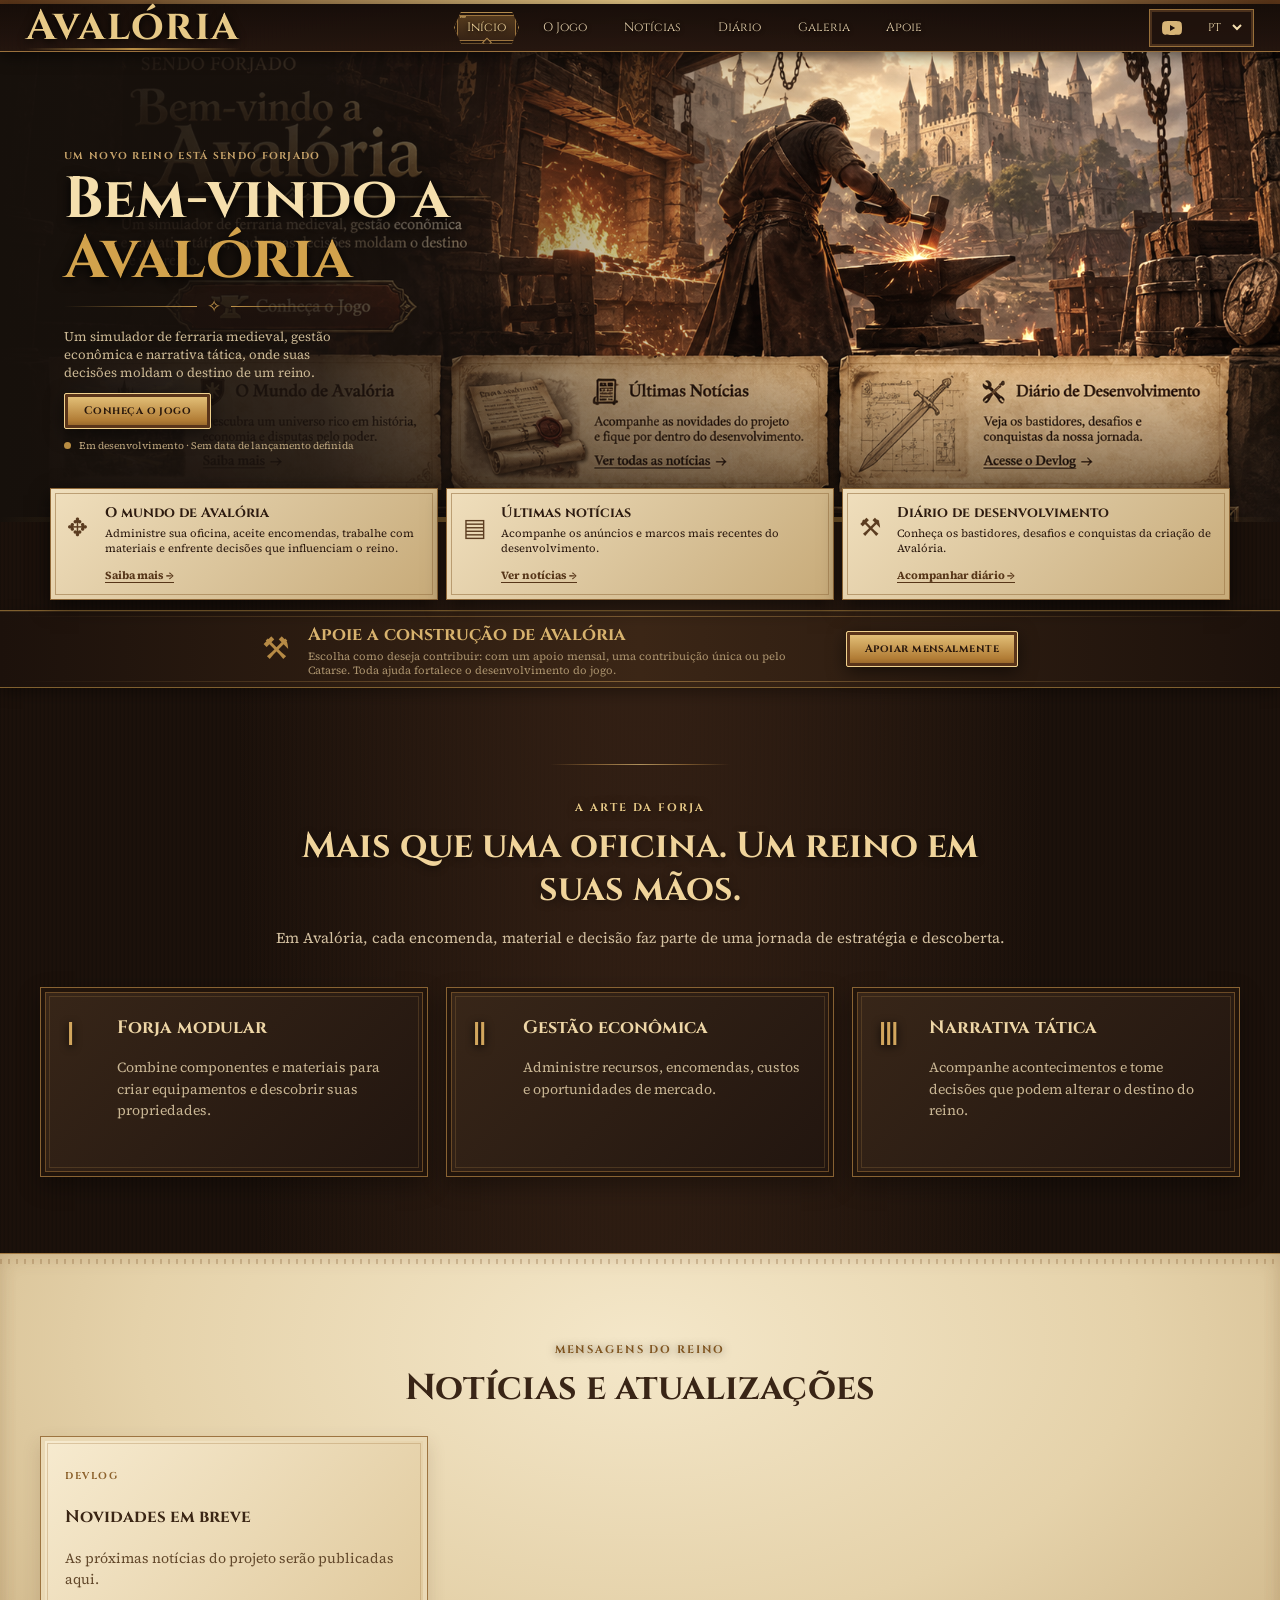
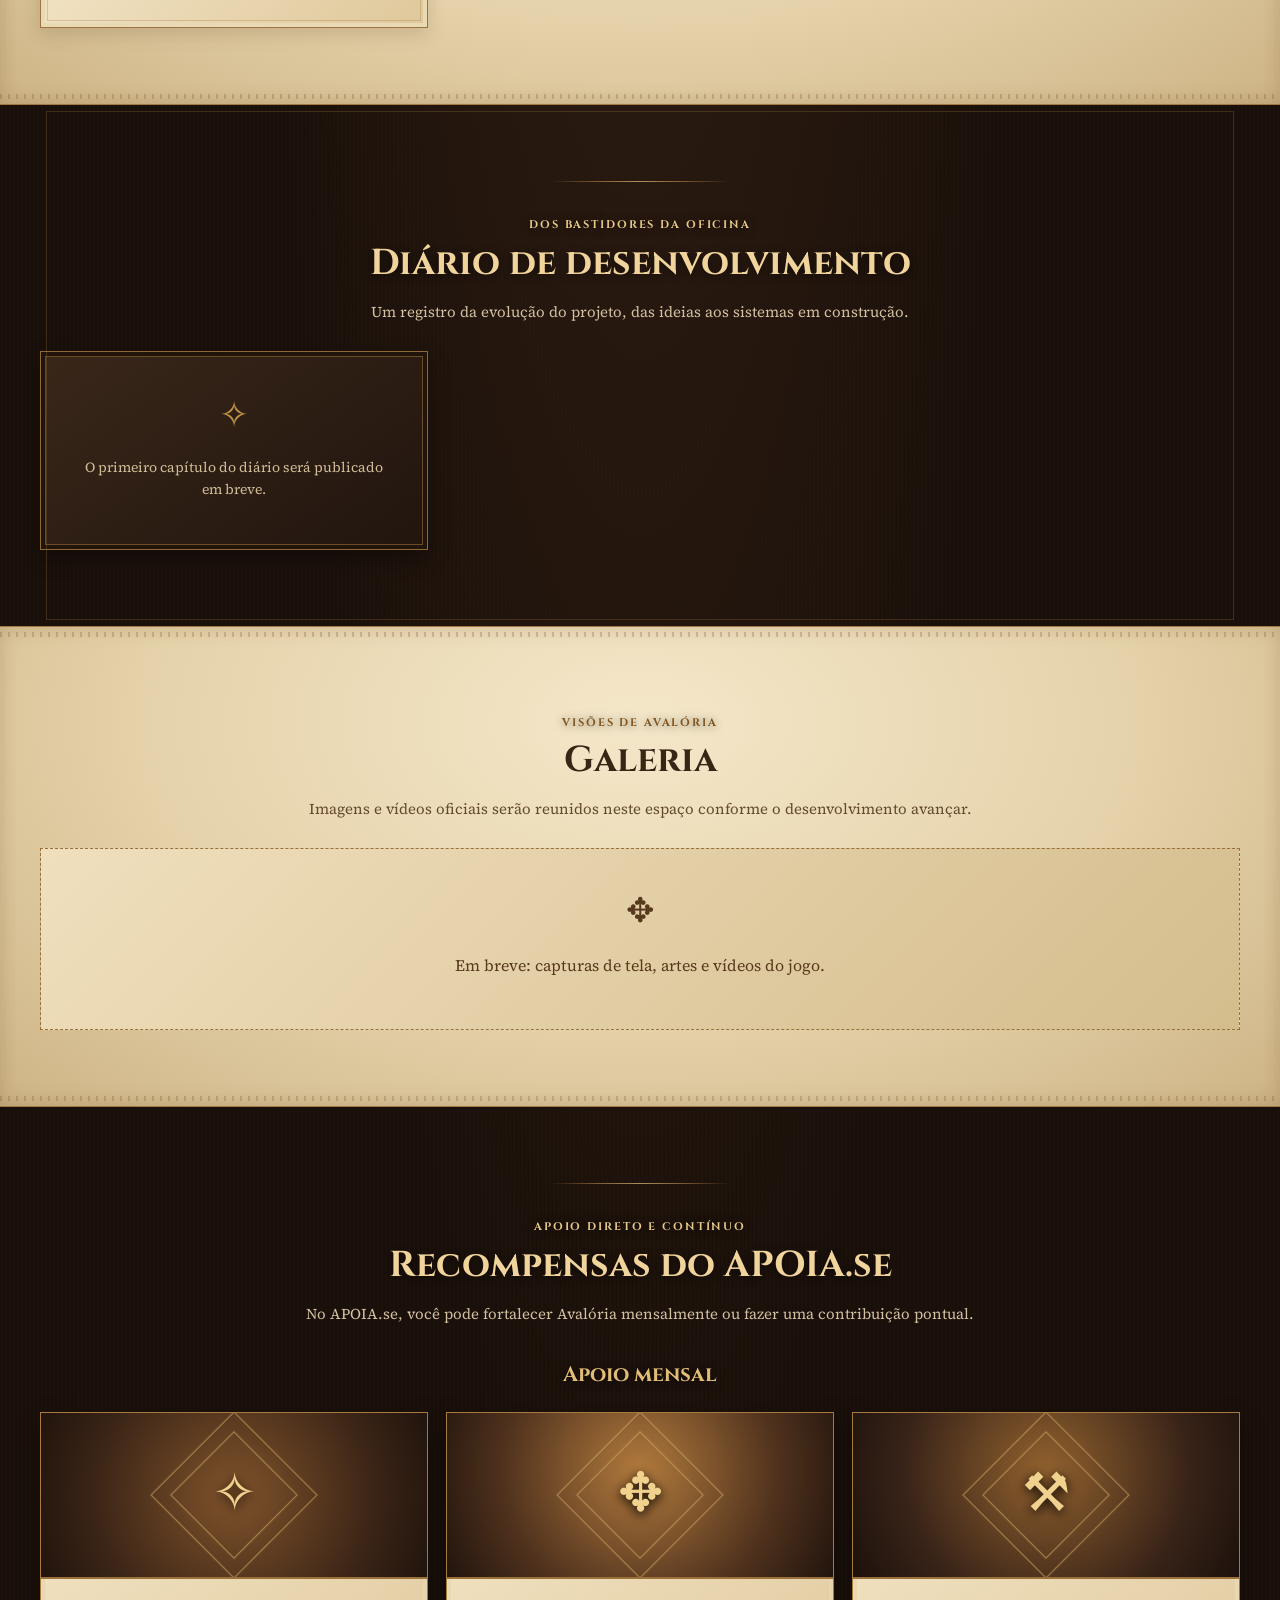
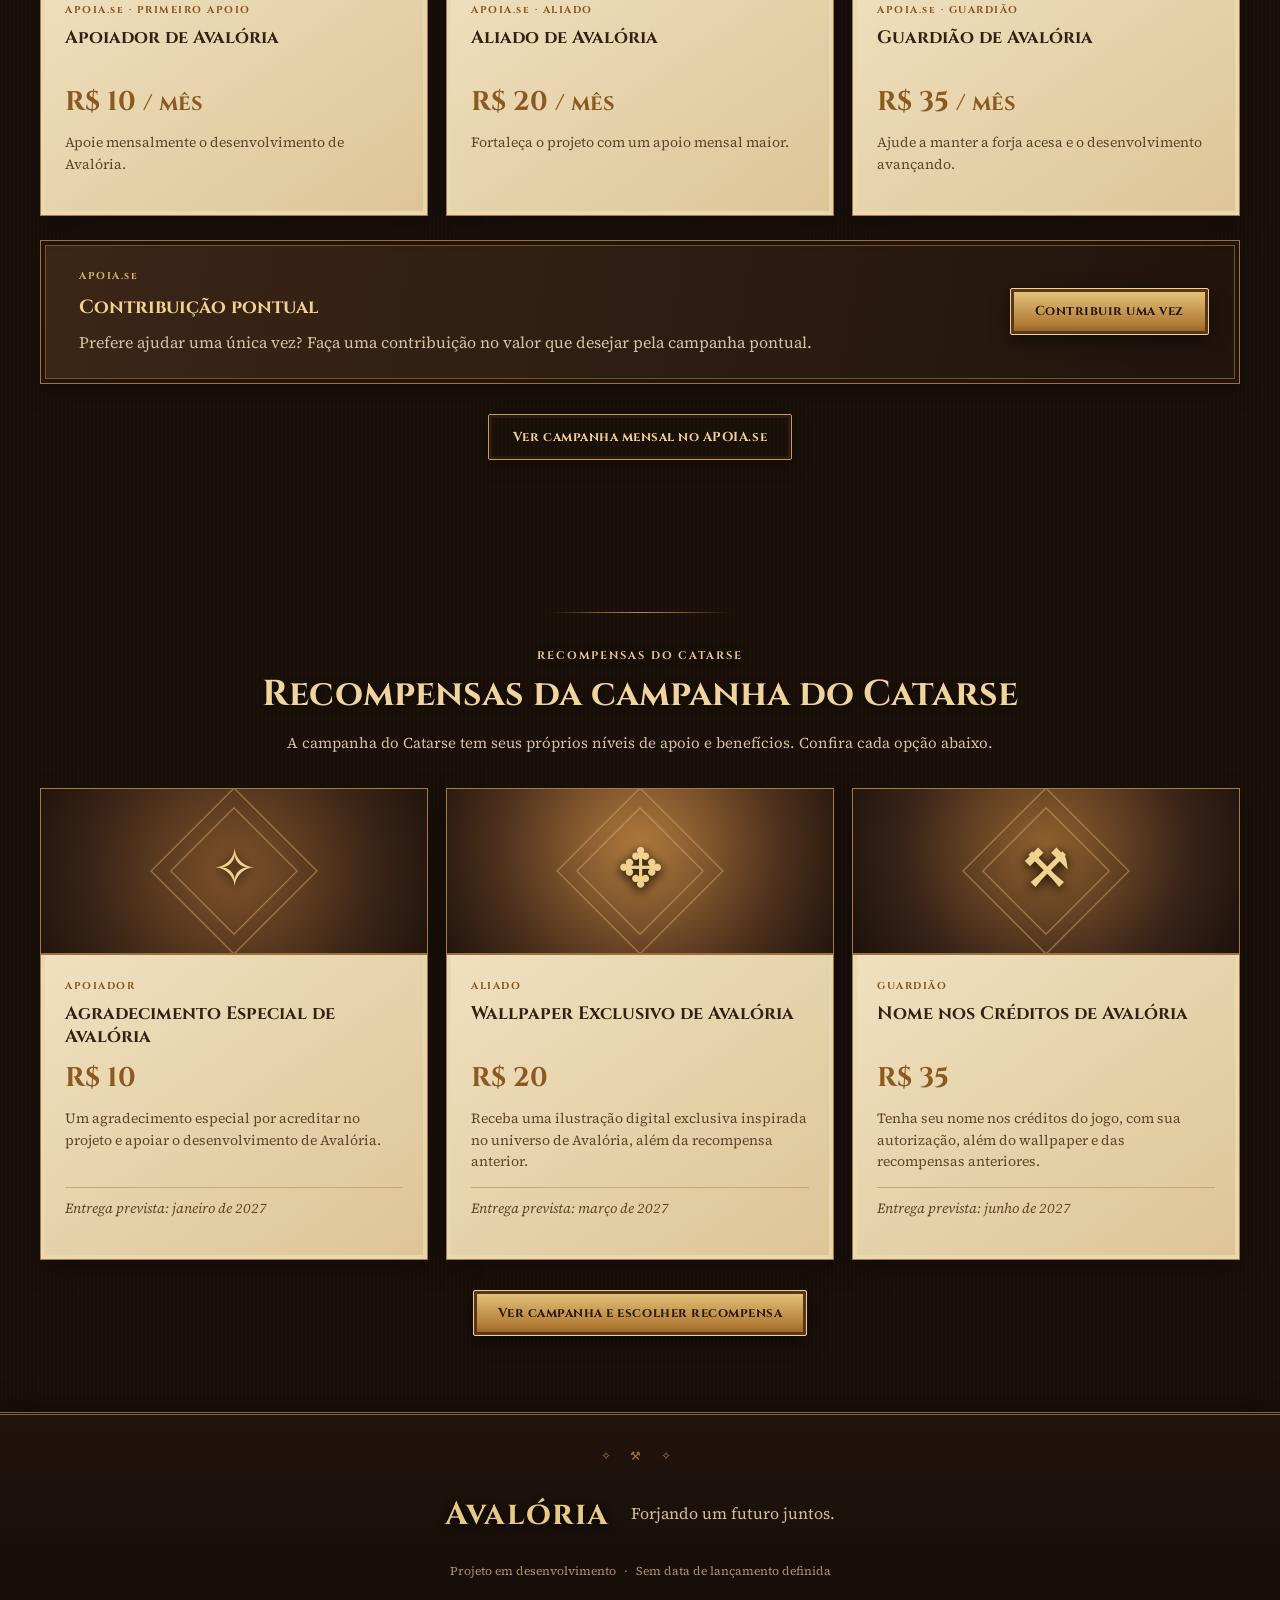
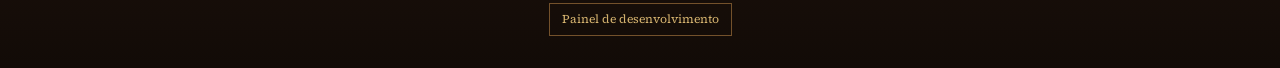
<file: index.html>
<!doctype html>
<html lang="pt-BR">
<head>
  <meta charset="utf-8">
  <meta name="viewport" content="width=device-width, initial-scale=1">
  <meta name="theme-color" content="#21160f">
  <meta name="description" content="Conheça Avalória: um jogo medieval de ferraria, gestão e estratégia, onde suas escolhas moldam o destino de um reino.">
  <meta name="author" content="Equipe Avalória">
  <meta name="robots" content="index, follow, max-image-preview:large">
  <link rel="canonical" href="https://avaloria-portal.pages.dev/">
  <link rel="icon" type="image/svg+xml" href="assets/images/favicon.svg">
  <meta property="og:type" content="website">
  <meta property="og:locale" content="pt_BR">
  <meta property="og:site_name" content="Avalória">
  <meta property="og:title" content="Avalória — Um novo reino está sendo forjado">
  <meta property="og:description" content="Um jogo medieval de ferraria, gestão e estratégia, onde suas escolhas moldam o destino de um reino.">
  <meta property="og:url" content="https://avaloria-portal.pages.dev/">
  <meta property="og:image" content="https://avaloria-portal.pages.dev/assets/images/hero-conceito.png">
  <meta name="twitter:card" content="summary_large_image">
  <meta name="twitter:title" content="Avalória — Um novo reino está sendo forjado">
  <meta name="twitter:description" content="Um jogo medieval de ferraria, gestão e estratégia, onde suas escolhas moldam o destino de um reino.">
  <meta name="twitter:image" content="https://avaloria-portal.pages.dev/assets/images/hero-conceito.png">
  <title>Avalória — Um novo reino está sendo forjado</title>
  <link rel="preconnect" href="https://fonts.googleapis.com">
  <link rel="preconnect" href="https://fonts.gstatic.com" crossorigin>
  <link href="https://fonts.googleapis.com/css2?family=Cinzel:wght@500;600;700&family=Source+Serif+4:wght@400;500;600&display=swap" rel="stylesheet">
  <link rel="stylesheet" href="assets/css/style.css">
</head>
<body>
  <div class="top-rule"></div>
  <header class="site-header">
    <a class="wordmark" href="#inicio" aria-label="Avalória - início">Avalória<span class="wordmark-rule"></span></a>
    <button class="menu-toggle" type="button" aria-label="Abrir menu" aria-controls="menu-principal" aria-expanded="false">☰</button>
    <nav class="main-nav" id="menu-principal" aria-label="Navegação principal">
      <a href="#inicio" data-i18n="nav.home">Início</a>
      <a href="#jogo" data-i18n="nav.game">O Jogo</a>
      <a href="#noticias" data-i18n="nav.news">Notícias</a>
      <a href="#devlog" data-i18n="nav.devlog">Diário</a>
      <a href="#galeria" data-i18n="nav.gallery">Galeria</a>
      <a href="#recompensas-apoia" data-i18n="nav.support">Apoie</a>
    </nav>
    <div class="header-actions">
      <a class="social-icon social-youtube" href="https://www.youtube.com/@AVALORIADEV" target="_blank" rel="noopener noreferrer" aria-label="Canal oficial de Avalória no YouTube" title="YouTube">
        <svg viewBox="0 0 24 24" aria-hidden="true" focusable="false"><path d="M23.5 6.2a3 3 0 0 0-2.1-2.1C19.5 3.6 12 3.6 12 3.6s-7.5 0-9.4.5A3 3 0 0 0 .5 6.2 31 31 0 0 0 0 12a31 31 0 0 0 .5 5.8 3 3 0 0 0 2.1 2.1c1.9.5 9.4.5 9.4.5s7.5 0 9.4-.5a3 3 0 0 0 2.1-2.1A31 31 0 0 0 24 12a31 31 0 0 0-.5-5.8ZM9.6 15.6V8.4l6.2 3.6-6.2 3.6Z"/></svg>
      </a>
      <label class="language-label" for="language" data-i18n="common.language">Idioma</label>
      <select id="language" aria-label="Selecionar idioma">
        <option value="pt">PT</option>
        <option value="en">EN</option>
      </select>
    </div>
  </header>

  <main>
    <section class="hero" id="inicio">
      <div class="hero-shade"></div>
      <div class="hero-copy">
        <p class="eyebrow" data-i18n="hero.eyebrow">UM NOVO REINO ESTÁ SENDO FORJADO</p>
        <h1 data-i18n="hero.title">Bem-vindo a <em>Avalória</em></h1>
        <div class="ornament"><span></span>✧<span></span></div>
        <p class="hero-description" data-i18n="hero.description">Um simulador de ferraria medieval, gestão econômica e narrativa tática, onde suas decisões moldam o destino de um reino.</p>
        <a class="button button-gold" href="#jogo" data-i18n="hero.cta">Conheça o jogo</a>
        <p class="status-note"><span class="status-dot"></span><span data-i18n="hero.status">Em desenvolvimento · Sem data de lançamento definida</span></p>
      </div>
      <div class="hero-art" role="img" aria-label="Ilustração conceitual de uma forja medieval"></div>
      <div class="hero-bottom"></div>
    </section>

    <section class="intro-grid section-wrap" id="jogo" aria-label="Acesso rápido">
      <article class="parchment-card">
        <span class="card-icon">✥</span>
        <h2 data-i18n="game.title">O mundo de Avalória</h2>
        <p data-i18n="game.text">Administre sua oficina, aceite encomendas, trabalhe com materiais e enfrente decisões que influenciam o reino.</p>
        <a href="#sobre" class="text-link" data-i18n="common.learn">Saiba mais →</a>
      </article>
      <article class="parchment-card">
        <span class="card-icon">▤</span>
        <h2 data-i18n="news.title">Últimas notícias</h2>
        <p data-i18n="news.text">Acompanhe os anúncios e marcos mais recentes do desenvolvimento.</p>
        <a href="#noticias" class="text-link" data-i18n="common.read">Ver notícias →</a>
      </article>
      <article class="parchment-card">
        <span class="card-icon">⚒</span>
        <h2 data-i18n="devlog.title">Diário de desenvolvimento</h2>
        <p data-i18n="devlog.text">Conheça os bastidores, desafios e conquistas da criação de Avalória.</p>
        <a href="#devlog" class="text-link" data-i18n="common.follow">Acompanhar diário →</a>
      </article>
    </section>

    <section class="support-banner section-wrap" id="apoie">
      <div class="support-mark" aria-hidden="true">⚒</div>
      <div class="support-copy">
        <h2 data-i18n="support.title">Apoie a construção de Avalória</h2>
        <p data-i18n="support.text">Ajude a dar vida ao projeto e receba recompensas exclusivas para apoiadores.</p>
      </div>
      <div class="support-actions">
        <a class="button button-gold" href="#recompensas-apoia" data-i18n="support.monthly">Quero apoiar</a>
      </div>
    </section>

    <section class="content-section section-wrap" id="sobre">
      <div class="section-heading">
        <p class="eyebrow" data-i18n="about.eyebrow">A ARTE DA FORJA</p>
        <h2 data-i18n="about.title">Mais que uma oficina. Um reino em suas mãos.</h2>
        <p data-i18n="about.lead">Em Avalória, cada encomenda, material e decisão faz parte de uma jornada de estratégia e descoberta.</p>
      </div>
      <div class="feature-grid">
        <article class="feature">
          <span>Ⅰ</span><h3 data-i18n="features.forgeTitle">Forja modular</h3>
          <p data-i18n="features.forgeText">Combine componentes e materiais para criar equipamentos e descobrir suas propriedades.</p>
        </article>
        <article class="feature">
          <span>Ⅱ</span><h3 data-i18n="features.economyTitle">Gestão econômica</h3>
          <p data-i18n="features.economyText">Administre recursos, encomendas, custos e oportunidades de mercado.</p>
        </article>
        <article class="feature">
          <span>Ⅲ</span><h3 data-i18n="features.storyTitle">Narrativa tática</h3>
          <p data-i18n="features.storyText">Acompanhe acontecimentos e tome decisões que podem alterar o destino do reino.</p>
        </article>
      </div>
    </section>

    <section class="content-section parchment-band" id="noticias">
      <div class="section-wrap">
        <div class="section-heading compact">
          <p class="eyebrow" data-i18n="news.eyebrow">MENSAGENS DO REINO</p>
          <h2 data-i18n="news.heading">Notícias e atualizações</h2>
        </div>
        <div class="post-grid" id="news-list">
          <article class="post-card"><span class="post-date">DEVLOG</span><h3 data-i18n="news.placeholderTitle">Novidades em breve</h3><p data-i18n="news.placeholderText">As próximas notícias do projeto serão publicadas aqui.</p></article>
        </div>
      </div>
    </section>

    <section class="content-section section-wrap" id="devlog">
      <div class="section-heading compact">
        <p class="eyebrow" data-i18n="devlog.eyebrow">DOS BASTIDORES DA OFICINA</p>
        <h2 data-i18n="devlog.heading">Diário de desenvolvimento</h2>
        <p data-i18n="devlog.intro">Um registro da evolução do projeto, das ideias aos sistemas em construção.</p>
      </div>
      <div class="post-grid" id="devlog-list">
        <article class="post-card devlog-placeholder">
          <span class="large-rune">✧</span>
          <p data-i18n="devlog.placeholder">O primeiro capítulo do diário será publicado em breve.</p>
        </article>
      </div>
    </section>

    <section class="content-section parchment-band" id="galeria">
      <div class="section-wrap">
        <div class="section-heading compact">
          <p class="eyebrow" data-i18n="gallery.eyebrow">VISÕES DE AVALÓRIA</p>
          <h2 data-i18n="gallery.heading">Galeria</h2>
          <p data-i18n="gallery.intro">Imagens e vídeos oficiais serão reunidos neste espaço conforme o desenvolvimento avançar.</p>
        </div>
        <div class="gallery-grid" id="gallery-list"><div class="gallery-placeholder"><span>✥</span><p data-i18n="gallery.placeholder">Em breve: capturas de tela, artes e vídeos do jogo.</p></div></div>
      </div>
    </section>

    <section class="content-section apoia-rewards section-wrap" id="recompensas-apoia">
      <div class="section-heading compact">
        <p class="eyebrow" data-i18n="apoia.eyebrow">APOIO DIRETO E CONTÍNUO</p>
        <h2 data-i18n="apoia.heading">Recompensas do APOIA.se</h2>
        <p data-i18n="apoia.intro">No APOIA.se, você pode fortalecer Avalória mensalmente ou fazer uma contribuição pontual.</p>
      </div>
      <h3 class="support-subheading" data-i18n="apoia.monthlyHeading">Apoio mensal</h3>
      <div class="reward-grid apoia-reward-grid">
        <article class="reward-card">
          <div class="reward-art reward-art-thanks" aria-hidden="true"><span>✧</span></div>
          <div class="reward-content">
            <p class="reward-level">APOIA.se · <span data-i18n="apoia.level1">PRIMEIRO APOIO</span></p>
            <h3 data-i18n="apoia.tier1">Apoiador de Avalória</h3>
            <p class="reward-price">R$ 10 <small data-i18n="apoia.perMonth">/ mês</small></p>
            <p data-i18n="apoia.tierText1">Apoie mensalmente o desenvolvimento de Avalória.</p>
          </div>
        </article>
        <article class="reward-card">
          <div class="reward-art reward-art-wallpaper" aria-hidden="true"><span>✥</span></div>
          <div class="reward-content">
            <p class="reward-level">APOIA.se · <span data-i18n="apoia.level2">ALIADO</span></p>
            <h3 data-i18n="apoia.tier2">Aliado de Avalória</h3>
            <p class="reward-price">R$ 20 <small data-i18n="apoia.perMonth">/ mês</small></p>
            <p data-i18n="apoia.tierText2">Fortaleça o projeto com um apoio mensal maior.</p>
          </div>
        </article>
        <article class="reward-card">
          <div class="reward-art reward-art-credits" aria-hidden="true"><span>⚒</span></div>
          <div class="reward-content">
            <p class="reward-level">APOIA.se · <span data-i18n="apoia.level3">GUARDIÃO</span></p>
            <h3 data-i18n="apoia.tier3">Guardião de Avalória</h3>
            <p class="reward-price">R$ 35 <small data-i18n="apoia.perMonth">/ mês</small></p>
            <p data-i18n="apoia.tierText3">Ajude a manter a forja acesa e o desenvolvimento avançando.</p>
          </div>
        </article>
      </div>
      <div class="apoia-onetime">
        <div>
          <p class="reward-level">APOIA.se</p>
          <h3 data-i18n="apoia.onceHeading">Contribuição pontual</h3>
          <p data-i18n="apoia.onceText">Prefere ajudar uma única vez? Faça uma contribuição no valor que desejar pela campanha pontual.</p>
        </div>
        <a class="button button-gold" href="https://apoia.se/avaloriapontual" target="_blank" rel="noopener noreferrer" data-i18n="apoia.onceCta">Contribuir uma vez</a>
      </div>
      <p class="rewards-cta"><a class="button button-outline" href="https://apoia.se/avaloria" target="_blank" rel="noopener noreferrer" data-i18n="apoia.monthlyCta">Ver campanha mensal no APOIA.se</a></p>
    </section>

    <section class="content-section support-rewards section-wrap" id="recompensas">
      <div class="section-heading compact">
        <p class="eyebrow" data-i18n="rewards.eyebrow">RECOMPENSAS DO CATARSE</p>
        <h2 data-i18n="rewards.heading">Recompensas da campanha do Catarse</h2>
        <p data-i18n="rewards.intro">A campanha do Catarse tem seus próprios níveis de apoio e benefícios. Confira cada opção abaixo.</p>
      </div>
      <div class="reward-grid">
        <article class="reward-card">
          <div class="reward-art reward-art-thanks" aria-hidden="true"><span>✧</span></div>
          <div class="reward-content">
            <p class="reward-level" data-i18n="rewards.level1">APOIADOR</p>
            <h3 data-i18n="rewards.thanksTitle">Agradecimento Especial de Avalória</h3>
            <p class="reward-price">R$ 10</p>
            <p data-i18n="rewards.thanksText">Receba nosso agradecimento especial por apoiar o desenvolvimento de Avalória.</p>
            <p class="reward-delivery" data-i18n="rewards.thanksDelivery">Benefícios conforme as condições da campanha</p>
          </div>
        </article>
        <article class="reward-card">
          <div class="reward-art reward-art-wallpaper" aria-hidden="true"><span>✥</span></div>
          <div class="reward-content">
            <p class="reward-level" data-i18n="rewards.level2">ALIADO</p>
            <h3 data-i18n="rewards.wallpaperTitle">Wallpaper Exclusivo de Avalória</h3>
            <p class="reward-price">R$ 20</p>
            <p data-i18n="rewards.wallpaperText">Inclui as recompensas anteriores, wallpaper digital exclusivo e atualizações especiais.</p>
            <p class="reward-delivery" data-i18n="rewards.wallpaperDelivery">Benefícios conforme as condições da campanha</p>
          </div>
        </article>
        <article class="reward-card">
          <div class="reward-art reward-art-credits" aria-hidden="true"><span>⚒</span></div>
          <div class="reward-content">
            <p class="reward-level" data-i18n="rewards.level3">GUARDIÃO</p>
            <h3 data-i18n="rewards.creditsTitle">Nome nos Créditos de Avalória</h3>
            <p class="reward-price">R$ 35</p>
            <p data-i18n="rewards.creditsText">Inclui as recompensas anteriores, arte digital exclusiva e nome nos créditos do jogo, com autorização.</p>
            <p class="reward-delivery" data-i18n="rewards.creditsDelivery">Benefícios conforme as condições da campanha</p>
          </div>
        </article>
      </div>
      <p class="rewards-cta"><a class="button button-gold" href="https://www.catarse.com.br/avaloria" target="_blank" rel="noopener noreferrer" data-i18n="rewards.cta">Ver campanha e escolher recompensa</a></p>
    </section>


  </main>

  <footer class="site-footer">
    <a class="footer-wordmark" href="#inicio">Avalória</a>
    <p data-i18n="footer.tagline">Forjando um futuro juntos.</p>
    <div class="footer-meta"><span data-i18n="footer.status">Projeto em desenvolvimento</span><span>·</span><span data-i18n="footer.release">Sem data de lançamento definida</span></div>
    <a class="footer-admin" href="admin/" data-i18n="footer.admin">Painel de desenvolvimento</a>
  </footer>
  <script src="assets/js/i18n.js"></script>
  <script src="assets/js/main.js"></script>
</body>
</html>
</file>
<file: assets/css/style.css>
*{box-sizing:border-box} :root{--wood:#21160f;--wood2:#382318;--gold:#c79a4b;--gold-light:#f0d18d;--paper:#e8d5ad;--paper-light:#f4e8cb;--ink:#2d1b10;--muted:#b9a17b} html{scroll-behavior:smooth} body{margin:0;background:#1c130e;color:#f3e4c2;font-family:"Source Serif 4",Georgia,serif;line-height:1.6} a{color:inherit}.top-rule{height:4px;background:linear-gradient(90deg,#5b3518,var(--gold-light),#5b3518)}.site-header{position:relative;z-index:5;min-height:86px;padding:12px clamp(20px,5vw,76px);display:flex;align-items:center;justify-content:space-between;gap:24px;background:linear-gradient(100deg,#170f0b,#392316 48%,#1a100b);border-bottom:1px solid #9a6d2d;box-shadow:0 6px 24px #0008}.wordmark,.footer-wordmark{font-family:Cinzel,serif;font-weight:700;color:var(--gold-light);font-size:clamp(28px,3vw,43px);text-decoration:none;letter-spacing:.04em;text-shadow:0 2px 10px #000}.wordmark-rule{display:block;height:2px;margin-top:-4px;background:linear-gradient(90deg,transparent,var(--gold),transparent)}.main-nav{display:flex;gap:clamp(12px,2.2vw,32px);align-items:center}.main-nav a,.admin-link{font-family:Cinzel,serif;font-size:13px;text-decoration:none;color:#f0dfbd;white-space:nowrap}.main-nav a:hover,.admin-link:hover{color:var(--gold-light)}.header-actions{display:flex;align-items:center;gap:9px}.language-label{font-size:11px;color:#c8b18a}.header-actions select{background:#2d1c12;color:#f5dfb0;border:1px solid #9d7438;padding:7px;border-radius:3px}.admin-link{border-left:1px solid #80602f;padding-left:12px}.menu-toggle{display:none;background:none;color:var(--gold-light);border:1px solid #9d7438;padding:8px 12px;font-size:20px}.hero{position:relative;min-height:590px;display:flex;align-items:center;overflow:hidden;background:radial-gradient(ellipse at 78% 42%,#a65a1c 0,#5b3018 23%,#24160f 62%,#160e09 100%)}.hero-art{position:absolute;inset:0 0 0 34%;background:linear-gradient(90deg,#1b110d 0%,#1b110d66 25%,transparent 60%),linear-gradient(0deg,#1c130e 0%,transparent 30%),url("../images/hero-conceito.png") center 44%/cover;opacity:.68;filter:sepia(.45) saturate(.85)}.hero-shade{position:absolute;inset:0;background:linear-gradient(90deg,#1a100b 0%,#1a100bdd 32%,transparent 75%)}.hero-copy{position:relative;z-index:2;width:min(600px,58%);margin-left:clamp(24px,9vw,140px);padding:70px 0}.eyebrow{font-family:Cinzel,serif;letter-spacing:.17em;color:var(--gold-light);font-size:11px;font-weight:700}.hero h1{font-family:Cinzel,serif;font-size:clamp(42px,6vw,76px);line-height:1.08;margin:14px 0;color:#f5dfad;text-shadow:0 3px 12px #000}.hero h1 em{display:block;font-style:normal;font-size:1.16em;color:#d6a84e}.ornament{display:flex;align-items:center;gap:10px;color:var(--gold);font-size:22px;max-width:420px}.ornament span{height:1px;flex:1;background:linear-gradient(90deg,transparent,var(--gold))}.ornament span:last-child{background:linear-gradient(90deg,var(--gold),transparent)}.hero-description{max-width:430px;font-size:18px;color:#e7d5b4}.button{display:inline-flex;align-items:center;justify-content:center;padding:12px 24px;text-decoration:none;font-family:Cinzel,serif;font-weight:700;font-size:13px;letter-spacing:.04em;border:1px solid #e6bd6d;box-shadow:inset 0 0 0 3px #5a351a,0 5px 18px #0008;transition:.2s}.button:hover{transform:translateY(-2px);filter:brightness(1.12)}.button-gold{background:linear-gradient(#e4bd70,#a8752d);color:#29180d}.status-note{font-size:12px;color:#d2bd99;margin-top:22px}.status-dot{display:inline-block;width:7px;height:7px;border-radius:50%;background:#b98d42;margin-right:8px}.hero-bottom{position:absolute;bottom:0;left:0;right:0;height:5px;background:linear-gradient(90deg,transparent,#b78a43,transparent)}.section-wrap{width:min(1200px,calc(100% - 44px));margin-inline:auto}.intro-grid{position:relative;z-index:3;margin-top:-42px;display:grid;grid-template-columns:repeat(3,1fr);gap:18px}.parchment-card{background:linear-gradient(135deg,#f0dfbb,#d4b987);color:var(--ink);padding:27px 25px 24px;border:1px solid #9c7138;box-shadow:0 10px 25px #0008;position:relative}.parchment-card:after{content:"";position:absolute;inset:5px;border:1px solid #a77d43;pointer-events:none;opacity:.6}.card-icon{font-size:27px;color:#82551f}.parchment-card h2{font-family:Cinzel,serif;font-size:19px;margin:7px 0}.parchment-card p{font-size:15px;margin:0 0 12px}.text-link{font-weight:700;color:#573619}.content-section{padding-top:82px;padding-bottom:82px}.section-heading{text-align:center;max-width:760px;margin:0 auto 36px}.section-heading h2{font-family:Cinzel,serif;font-size:clamp(28px,4vw,42px);line-height:1.2;margin:8px 0 14px;color:#f0d49b}.section-heading p:not(.eyebrow){color:#d4c1a1}.feature-grid{display:grid;grid-template-columns:repeat(3,1fr);gap:20px}.feature{padding:28px;border:1px solid #76532d;background:linear-gradient(145deg,#342116,#21150f)}.feature>span{font-family:Cinzel,serif;color:var(--gold);font-size:25px}.feature h3{font-family:Cinzel,serif;color:#eed6a6}.feature p{color:#c9b694;margin-bottom:0}.parchment-band{background:linear-gradient(120deg,#d8c194,#f0dfbd 48%,#d4b987);color:#2c1b10}.parchment-band .section-heading h2{color:#3a2413}.parchment-band .section-heading p:not(.eyebrow){color:#60452a}.parchment-band .eyebrow{color:#805520}.compact{margin-bottom:26px}.post-grid{display:grid;grid-template-columns:repeat(3,1fr);gap:18px}.post-card{padding:24px;background:#f3e4c7;border:1px solid #a57a42;box-shadow:0 6px 15px #4c2d1422;color:#342113}.post-card h3{font-family:Cinzel,serif}.post-date{font-size:10px;letter-spacing:.15em;color:#8c612b}.devlog-placeholder,.gallery-placeholder{border:1px dashed #98703c;padding:34px;text-align:center;color:#d9c6a4;background:#2a1b12}.large-rune{font-size:36px;color:var(--gold)}.gallery-placeholder{background:#ead9b5;color:#52371d}.gallery-placeholder span{font-size:34px}.support-banner{margin-top:72px;margin-bottom:72px;padding:28px 34px;display:flex;align-items:center;gap:24px;border:1px solid #a87b37;background:linear-gradient(100deg,#3a2415,#1d120c);box-shadow:0 8px 24px #0007}.support-mark{font-size:48px;color:var(--gold)}.support-copy{flex:1}.support-copy h2{font-family:Cinzel,serif;color:#f0d18d;margin:3px 0}.support-copy p:last-child{margin:0;color:#d6c2a0}.support-copy .eyebrow{margin:0}.site-footer{padding:32px clamp(20px,6vw,90px);border-top:1px solid #815a2c;display:flex;align-items:center;gap:22px;flex-wrap:wrap;background:#150d09}.footer-wordmark{font-size:27px}.site-footer p{color:#c8b18c}.footer-meta{margin-left:auto;display:flex;gap:8px;flex-wrap:wrap;color:#bca783;font-size:12px}.footer-admin{font-size:12px;color:#d5b36f}.site-footer a{text-decoration:none}@media(max-width:950px){.site-header{flex-wrap:wrap}.menu-toggle{display:block;margin-left:auto}.main-nav{display:none;order:4;width:100%;flex-direction:column;align-items:flex-start;padding:12px 0}.main-nav.open{display:flex}.header-actions{order:3}.hero-copy{width:70%;margin-left:6vw}.hero-art{left:20%;opacity:.48}.intro-grid{grid-template-columns:1fr}.parchment-card{padding:22px}.feature-grid,.post-grid{grid-template-columns:1fr}.support-banner{flex-wrap:wrap}.support-banner .button{width:100%}.footer-meta{margin-left:0}}@media(max-width:560px){.site-header{padding:12px 18px}.wordmark{font-size:30px}.hero{min-height:560px}.hero-copy{width:auto;margin:0;padding:60px 24px}.hero-art{left:0;opacity:.28}.hero h1{font-size:43px}.hero-description{font-size:16px}.section-wrap{width:calc(100% - 32px)}.content-section{padding-top:58px;padding-bottom:58px}.support-banner{padding:22px}.site-footer{display:block}.footer-meta{margin-top:12px}.intro-grid{margin-top:-24px}}

.gallery-grid{display:grid;grid-template-columns:repeat(3,minmax(0,1fr));gap:18px;align-items:stretch}
.gallery-card{overflow:hidden;background:#f3e4c7;border:1px solid #a57a42;box-shadow:0 6px 15px #4c2d1422;color:#342113}
.gallery-card img{display:block;width:100%;height:210px;object-fit:cover}
.gallery-card-content{padding:18px 20px 20px}
.gallery-card h3{font-family:Cinzel,serif;margin:0 0 8px;color:#342113}
.gallery-card p{margin:0 0 12px;color:#60452a}
.gallery-card a{display:inline-block;color:#805520;font-weight:700}
.gallery-grid .gallery-placeholder{grid-column:1/-1}
@media(max-width:950px){.gallery-grid{grid-template-columns:1fr}}

.support-actions{display:flex;align-items:center;gap:12px;flex-wrap:wrap}
.button-outline{background:transparent;color:#f0d18d;border-color:#c79a4b;box-shadow:inset 0 0 0 3px #2b1a10,0 5px 18px #0005}
.button-outline:hover{background:#4a301c}
@media(max-width:950px){.support-actions{width:100%}.support-actions .button{flex:1}}
@media(max-width:560px){.support-actions{flex-direction:column}.support-actions .button{width:100%}}


/* Identificação da plataforma acima de cada opção de apoio */
.support-option{display:flex;flex-direction:column;align-items:center;gap:7px;min-width:0}
.support-platform{font-family:Cinzel,serif;font-size:11px;font-weight:700;letter-spacing:.16em;color:var(--gold-light);text-shadow:0 1px 5px #0008}
@media(max-width:560px){.support-option{width:100%}}

/* Vitrine das recompensas do Catarse */
.reward-grid{display:grid;grid-template-columns:repeat(3,minmax(0,1fr));gap:20px;align-items:stretch}
.reward-card{overflow:hidden;background:linear-gradient(145deg,#f4e8cb,#dfc99d);border:1px solid #a57a42;box-shadow:0 8px 22px #0004;color:#342113;display:flex;flex-direction:column}
.reward-art{height:150px;display:grid;place-items:center;position:relative;overflow:hidden;background:radial-gradient(circle at center,#80532b 0,#3a2416 68%,#21140d 100%);border-bottom:1px solid #a57a42}
.reward-art:before,.reward-art:after{content:"";position:absolute;width:116px;height:116px;border:1px solid #d4ad66;transform:rotate(45deg);opacity:.6}
.reward-art:after{width:88px;height:88px}
.reward-art span{font-family:Cinzel,serif;font-size:54px;color:#f0d18d;text-shadow:0 3px 12px #000;z-index:1}
.reward-art-wallpaper{background:radial-gradient(circle at 50% 35%,#b17a3d,#50321d 62%,#21140d)}
.reward-art-credits{background:radial-gradient(circle at 50% 35%,#91612e,#382318 65%,#1c110b)}
.reward-content{padding:22px;display:flex;flex-direction:column;flex:1}
.reward-level{font-family:Cinzel,serif;font-size:10px;letter-spacing:.15em;font-weight:700;color:#805520;margin:0 0 8px}
.reward-content h3{font-family:Cinzel,serif;font-size:18px;line-height:1.3;margin:0 0 8px;color:#342113}
.reward-price{font-family:Cinzel,serif;font-weight:700;font-size:25px;color:#8a5a20;margin:0 0 8px}
.reward-content>p:not(.reward-level):not(.reward-price){color:#60452a;margin:0 0 14px}
.reward-content .reward-delivery{font-size:12px;font-style:italic;border-top:1px solid #c4a875;padding-top:10px;margin-top:auto!important}
.rewards-cta{text-align:center;margin:30px 0 0}
@media(max-width:950px){.reward-grid{grid-template-columns:1fr}.reward-art{height:130px}}

/* Seções separadas por plataforma de apoio */
.apoia-rewards{padding-bottom:34px}
.support-subheading{text-align:center;font-family:Cinzel,serif;color:#f0d18d;font-size:21px;margin:0 0 20px}
.apoia-tier-grid{display:grid;grid-template-columns:repeat(3,minmax(0,1fr));gap:20px}
.apoia-tier{padding:24px;background:linear-gradient(145deg,#f4e8cb,#dfc99d);border:1px solid #a57a42;box-shadow:0 8px 22px #0004;color:#342113;text-align:center}
.apoia-tier h3,.apoia-onetime h3{font-family:Cinzel,serif;font-size:19px;margin:8px 0;color:#342113}
.apoia-tier .reward-price{margin:0}
.apoia-tier .reward-price small{font-family:"Source Serif 4",Georgia,serif;font-size:13px;color:#60452a}
.apoia-onetime{margin:24px 0 0;padding:24px 28px;display:flex;align-items:center;justify-content:space-between;gap:20px;border:1px solid #9d7438;background:linear-gradient(100deg,#382318,#21150f)}
.apoia-onetime h3{color:#f0d18d}
.apoia-onetime p:not(.reward-level){margin:0;color:#d6c2a0}
.apoia-onetime .reward-level{margin:0;color:#d9b66f}
.support-rewards{padding-top:60px}
@media(max-width:950px){.apoia-tier-grid{grid-template-columns:1fr}.apoia-onetime{align-items:stretch;flex-direction:column}.apoia-onetime .button{width:100%}}


/* Acabamento final: foco visível, movimento reduzido e consistência */
:where(a, button, select, input, textarea, [tabindex]):focus-visible{
  outline:3px solid var(--gold-light);
  outline-offset:4px;
  border-radius:2px;
}
:where(a,button,select):focus:not(:focus-visible){outline:none}
button,select{font:inherit}
.reward-card{min-height:100%}
.reward-content h3{min-height:2.6em}
.reward-content>p:not(.reward-level):not(.reward-price){line-height:1.55}
.support-option .button{min-height:48px;text-align:center}
.gallery-card img,.post-card img{background:#2a1b12}
@media(hover:hover){
  .parchment-card,.feature,.post-card,.reward-card,.gallery-card{transition:transform .22s ease,box-shadow .22s ease}
  .parchment-card:hover,.feature:hover,.post-card:hover,.reward-card:hover,.gallery-card:hover{transform:translateY(-3px);box-shadow:0 12px 26px #0005}
}
@media(prefers-reduced-motion:reduce){
  html{scroll-behavior:auto}
  *,*::before,*::after{animation-duration:.01ms!important;animation-iteration-count:1!important;transition-duration:.01ms!important;scroll-behavior:auto!important}
}


/* Direção visual: portal medieval ilustrado, conforme referência aprovada */
:root{--wood:#1a100b;--wood2:#2b1a10;--gold:#bd9148;--gold-light:#e7c987;--paper:#e5d2aa;--paper-light:#f0e2c3}
body{background:#1a100b;color:#e9d7b4}
.site-header{
  position:absolute;top:4px;left:0;right:0;min-height:48px;height:48px;
  padding:4px clamp(14px,2vw,28px);gap:16px;
  background:linear-gradient(180deg,#160d09ed,#25160fe0);
  border-bottom:1px solid #9a713d;box-shadow:0 4px 16px #0008
}
.wordmark{font-size:clamp(25px,3.4vw,42px);line-height:1;white-space:nowrap}
.wordmark-rule{margin-top:0}
.main-nav{gap:clamp(10px,1.6vw,24px);height:100%}
.main-nav a{font-size:clamp(10px,.95vw,13px);padding:7px 9px;border:1px solid transparent}
.main-nav a:first-child{border-color:#87612f;background:linear-gradient(#60401f88,#24160b88);box-shadow:inset 0 0 12px #d5a65022}
.main-nav a:hover{border-color:#a77a3b;background:#6b482522}
.header-actions{padding:4px 8px;border:1px solid #98703a;background:#21140dc9;box-shadow:inset 0 0 0 2px #4a301c}
.language-label{position:absolute;width:1px;height:1px;padding:0;margin:-1px;overflow:hidden;clip:rect(0,0,0,0);white-space:nowrap;border:0}
.header-actions select{border:0;background:transparent;padding:3px 6px;font-family:Cinzel,serif;font-size:11px}
.hero{min-height:360px;height:min(68vh,470px);max-height:470px;align-items:center;background:#1b110c}
.hero-art{inset:0;background:
 linear-gradient(90deg,#170e09 0%,#1b100bd9 25%,#1b100b52 47%,transparent 72%),
 linear-gradient(0deg,#1b100b99 0%,transparent 32%),
 url("../images/hero-conceito.png") center 44%/cover no-repeat;
 opacity:1;filter:sepia(.28) saturate(.88)}
.hero-shade{inset:0;background:linear-gradient(90deg,#170e0be8 0%,#170e0ba8 27%,transparent 64%)}
.hero-copy{width:min(390px,38%);margin-left:clamp(22px,5vw,76px);padding:72px 0 34px}
.hero-copy .eyebrow{font-size:10px;letter-spacing:.13em;color:#c7a36a;margin:0 0 8px}
.hero h1{font-size:clamp(34px,4.6vw,58px);line-height:.98;margin:8px 0 5px}
.hero h1 em{font-size:1.04em;color:#d2a24c}
.ornament{max-width:300px;font-size:17px}
.hero-description{font-size:13px;line-height:1.35;max-width:300px;color:#cbb894;margin:8px 0 12px}
.hero-copy .button{padding:8px 19px;font-size:11px}
.status-note{font-size:10px;margin-top:9px;color:#bba47d}
.intro-grid{
 width:min(1180px,calc(100% - 36px));margin:-34px auto 0;
 grid-template-columns:repeat(3,minmax(0,1fr));gap:8px;z-index:4
}
.parchment-card{
 min-height:112px;padding:14px 17px 12px 54px;
 background:linear-gradient(135deg,#f0dfbd,#d7c096 58%,#c7aa78);
 border:1px solid #8f6838;box-shadow:0 7px 18px #0009;
}
.parchment-card:after{inset:4px;border-color:#9c7746}
.card-icon{position:absolute;left:16px;top:18px;font-size:25px;color:#5b3c20}
.parchment-card h2{font-size:14px;line-height:1.2;margin:2px 0 5px}
.parchment-card p{font-size:11px;line-height:1.35;margin:0 0 5px}
.text-link{font-size:11px}
.support-banner{
 width:100%;margin:10px 0 0;padding:10px clamp(20px,8vw,110px);
 min-height:62px;gap:18px;justify-content:center;
 border-left:0;border-right:0;border-color:#80602f;
 background:linear-gradient(90deg,#1c110b,#3b2616 50%,#1c110b);
 box-shadow:inset 0 1px #d4a65a22,0 5px 14px #0005
}
.support-mark{font-size:31px;color:#b68a45}
.support-copy{flex:0 1 520px}
.support-copy h2{font-size:18px;margin:0;color:#d8b36e}
.support-copy p:last-child{font-size:11px;line-height:1.25;margin:0;color:#a9916c}
.support-actions{flex:0 0 auto}
.support-actions .button{min-width:145px;padding:8px 18px;font-size:11px}
.content-section{padding-top:66px;padding-bottom:66px}
.section-heading h2{font-size:clamp(25px,3vw,36px)}
@media(max-width:950px){
 .site-header{position:relative;top:auto;height:auto;min-height:58px;flex-wrap:wrap}
 .main-nav{gap:8px}
 .hero{height:390px;min-height:390px}
 .hero-copy{width:54%;margin-left:5vw}
 .intro-grid{grid-template-columns:1fr;margin-top:-18px}
 .parchment-card{min-height:0}
 .support-banner{width:100%;flex-wrap:nowrap}
}
@media(max-width:560px){
 .site-header{padding:10px 14px}
 .wordmark{font-size:29px}
 .hero{height:440px;min-height:440px}
 .hero-art{background-position:58% center;opacity:.72}
 .hero-shade{background:linear-gradient(90deg,#170e0be8,#170e0b99 65%,#170e0b44)}
 .hero-copy{width:auto;max-width:330px;margin:0;padding:52px 20px 28px}
 .hero h1{font-size:39px}
 .hero-description{font-size:13px}
 .intro-grid{width:calc(100% - 24px);gap:7px;margin-top:-14px}
 .parchment-card{padding:13px 14px 12px 48px}
 .card-icon{left:13px;top:15px}
 .support-banner{padding:12px 16px;gap:10px;flex-wrap:wrap}
 .support-mark{font-size:25px}
 .support-copy{flex:1 1 190px}
 .support-copy h2{font-size:15px}
 .support-actions{width:100%}
 .support-actions .button{width:100%}
}


/* Identidade visual unificada para todas as áreas do portal */
body{
 background:
  radial-gradient(ellipse at 50% 0%,#382316 0,transparent 46%),
  repeating-linear-gradient(90deg,#160e09 0,#1d120b 2px,#190f0a 4px);
}
main{overflow:hidden}
.content-section{position:relative}
.content-section:not(.parchment-band)::before{
 content:"";display:block;width:min(180px,30vw);height:1px;margin:0 auto 34px;
 background:linear-gradient(90deg,transparent,#9b713b,#e0bd78,#9b713b,transparent);
 opacity:.72
}
.section-heading{position:relative}
.section-heading .eyebrow{margin-bottom:7px;text-shadow:0 1px 8px #0008}
.section-heading h2{text-shadow:0 2px 9px #0007}
.section-heading p:not(.eyebrow){font-size:15px;line-height:1.65}
.feature-grid{gap:14px}
.feature{
 position:relative;min-height:190px;padding:26px 25px 24px 76px;
 background:
  linear-gradient(135deg,#392719f2,#21150ff5),
  repeating-linear-gradient(0deg,transparent 0 5px,#ffffff05 6px);
 border:1px solid #896333;box-shadow:inset 0 0 0 4px #21140b, inset 0 0 0 5px #6b4a26,0 9px 22px #0005
}
.feature:after{content:"";position:absolute;inset:8px;border:1px solid #8c693b55;pointer-events:none}
.feature>span{position:absolute;left:25px;top:24px;font-size:31px;color:#d2a65d;text-shadow:0 2px 8px #000}
.feature h3{font-size:18px;margin:0 0 10px;color:#eed6a6}
.feature p{font-size:14px;line-height:1.55}
.parchment-band{
 position:relative;
 background:
  radial-gradient(ellipse at 50% 20%,#f4e7c9 0,#e5d2aa 55%,#cdb486 100%);
 color:#342113;
 border-top:1px solid #a27a43;border-bottom:1px solid #a27a43;
 box-shadow:inset 0 5px 18px #75502a22,inset 0 -5px 18px #75502a22
}
.parchment-band:before,.parchment-band:after{
 content:"";position:absolute;left:0;right:0;height:5px;pointer-events:none;
 background:repeating-linear-gradient(90deg,#80582d 0 2px,transparent 2px 8px);opacity:.28
}
.parchment-band:before{top:5px}.parchment-band:after{bottom:5px}
.parchment-band .section-heading h2{color:#392516;text-shadow:none}
.parchment-band .section-heading p:not(.eyebrow){color:#63492d}
.parchment-band .post-card{
 position:relative;padding:24px 24px 22px;background:linear-gradient(135deg,#f7ebd0,#dfc89b);
 border:1px solid #9d7440;box-shadow:0 7px 17px #4a2d1728,inset 0 0 0 4px #ead9b5
}
.post-card:after{content:"";position:absolute;inset:6px;border:1px solid #a47b4555;pointer-events:none}
.post-card h3{font-size:17px;color:#3b2615}
.post-card p{font-size:14px;line-height:1.55;color:#62482b}
.post-date{font-family:Cinzel,serif;font-weight:700}
#devlog .post-card,#devlog .devlog-placeholder{
 background:linear-gradient(145deg,#392719,#21150f);border:1px solid #8e6837;
 color:#ead7b3;box-shadow:inset 0 0 0 4px #21140b,inset 0 0 0 5px #6b4a26,0 8px 20px #0005
}
#devlog .post-card h3{color:#f0d49b}
#devlog .post-card p{color:#d2bd99}
#devlog .post-card:after{border-color:#a47b4544}
#galeria .gallery-card{
 border:1px solid #a57a42;background:linear-gradient(135deg,#f3e4c7,#d8bf8d);
 box-shadow:0 8px 20px #0005,inset 0 0 0 4px #ead9b5
}
#galeria .gallery-card img{border-bottom:1px solid #a57a42}
#galeria .gallery-card-content{padding:19px 21px 22px}
#galeria .gallery-card h3{font-size:17px}
#galeria .gallery-card p{font-size:14px;line-height:1.5}
#galeria .gallery-placeholder{border:1px dashed #98703c;background:linear-gradient(135deg,#f0dfbd,#d4bd8d);color:#57391d}
.apoia-rewards,.support-rewards{position:relative}
.apoia-rewards .section-heading,.support-rewards .section-heading{margin-bottom:32px}
.apoia-rewards .reward-card,.support-rewards .reward-card{
 border:1px solid #a77b40;box-shadow:0 9px 24px #0005,inset 0 0 0 4px #ead8b3;
 background:linear-gradient(145deg,#f5e8ca,#ddc597)
}
.reward-art{height:166px;border-bottom:2px solid #9b713b}
.reward-art:before,.reward-art:after{outline:1px solid #d8b66f33}
.reward-content{padding:23px 24px 25px}
.reward-content h3{font-size:18px}
.reward-content .reward-price{font-size:27px}
.reward-content>p:not(.reward-level):not(.reward-price){font-size:14px;line-height:1.55}
.reward-content .reward-delivery{color:#80603a}
.support-subheading{color:#e1bd78;text-shadow:0 2px 8px #0007}
.apoia-onetime{
 border:1px solid #9e743c;
 background:linear-gradient(100deg,#3b2617,#21140d);
 box-shadow:inset 0 0 0 4px #21140b,inset 0 0 0 5px #76532d,0 8px 20px #0005;
 padding:27px 30px
}
.apoia-onetime>div{padding-left:8px}
.rewards-cta .button{min-width:230px}
.support-banner{position:relative}
.support-banner:before,.support-banner:after{
 content:"";position:absolute;left:18px;right:18px;height:1px;
 background:linear-gradient(90deg,transparent,#a47b43,transparent);opacity:.7
}
.support-banner:before{top:5px}.support-banner:after{bottom:5px}
.site-footer{
 position:relative;justify-content:center;text-align:center;
 background:linear-gradient(180deg,#21140d,#120b07);
 border-top:3px double #8a622f;box-shadow:0 -8px 24px #0005
}
.site-footer:before{content:"✧  ⚒  ✧";display:block;width:100%;font-family:Cinzel,serif;color:#a77d43;letter-spacing:.7em;font-size:12px}
.footer-wordmark{font-size:32px}
.site-footer p{margin:4px 0;color:#d3bd96}
.footer-meta{width:100%;justify-content:center;margin:0;color:#a9916c}
.footer-admin{padding:6px 12px;border:1px solid #73512b;color:#d5b36f}
.button{border-radius:2px}
.button-gold{background:linear-gradient(180deg,#e8c77f,#b17c35 78%,#8c5d25);border-color:#f0d18d}
.button-outline{border-color:#c49a54}
a{text-underline-offset:3px}
@media(min-width:951px){
 .feature-grid,.post-grid,.gallery-grid,.reward-grid{gap:18px}
 .content-section{padding-top:76px;padding-bottom:76px}
}
@media(max-width:950px){
 .feature{min-height:0}
 .content-section:not(.parchment-band)::before{margin-bottom:24px}
 .site-footer{display:flex}
 .site-footer:before{width:100%}
 .footer-meta{width:100%}
}
@media(max-width:560px){
 .section-heading p:not(.eyebrow){font-size:14px}
 .feature{padding:22px 18px 20px 62px}
 .feature>span{left:18px;top:20px}
 .reward-content{padding:20px}
 .apoia-onetime{padding:22px}
 .site-footer{display:flex;gap:12px}
 .footer-wordmark{font-size:28px}
}


/* Navegação emoldurada: botões individuais no estilo da referência */
.main-nav{gap:clamp(7px,1vw,14px)}
.main-nav a{
 position:relative;display:inline-flex;align-items:center;justify-content:center;
 min-height:34px;padding:6px 13px;border:1px solid #8d6938;
 background:linear-gradient(180deg,#392719b8,#1c110bd9);color:#e8d3ad;
 box-shadow:inset 0 0 0 2px #21140c,inset 0 0 0 3px #74532e,0 2px 7px #0006;
 text-shadow:0 1px 4px #000;
 transition:background .18s ease,border-color .18s ease,color .18s ease,box-shadow .18s ease
}
.main-nav a:before,.main-nav a:after{
 content:"";position:absolute;width:5px;height:5px;
 border-color:#d2aa66;border-style:solid;opacity:.9;pointer-events:none
}
.main-nav a:before{top:3px;left:3px;border-width:1px 0 0 1px}
.main-nav a:after{right:3px;bottom:3px;border-width:0 1px 1px 0}
.main-nav a:hover,.main-nav a:focus-visible{
 color:#ffe6ad;border-color:#d2aa66;
 background:linear-gradient(180deg,#684723d9,#352114ed);
 box-shadow:inset 0 0 0 2px #21140c,inset 0 0 0 3px #a27a43,0 0 10px #c596493d
}
.main-nav a:first-child,.main-nav a[aria-current="page"]{
 color:#f5d99e;border-color:#b18a4d;
 background:linear-gradient(180deg,#634522d9,#342114ed);
 box-shadow:inset 0 0 0 2px #21140c,inset 0 0 0 3px #9c743e,0 2px 10px #0007
}
@media(max-width:950px){
 .main-nav{gap:8px}
 .main-nav a{width:100%;justify-content:flex-start;min-height:38px;padding:7px 14px}
}


/* Cabeçalho fixo e navegação com moldura ornamental da referência */
.site-header{
 position:sticky!important;
 top:0;
 left:auto;right:auto;
 z-index:1000;
 width:100%;
}
.main-nav{gap:clamp(6px,.85vw,13px)}
.main-nav a{
 min-height:32px;
 padding:5px 12px;
 border:1px solid #806039;
 background:linear-gradient(180deg,#332115d9 0%,#1b100bd9 100%);
 box-shadow:inset 0 0 0 1px #21140c, inset 0 0 0 2px #604526;
 clip-path:polygon(7px 0,calc(100% - 7px) 0,100% 50%,calc(100% - 7px) 100%,7px 100%,0 50%);
 position:relative;
}
.main-nav a:before{
 content:"";position:absolute;left:5px;right:5px;bottom:2px;height:1px;
 background:linear-gradient(90deg,transparent,#bd9658 18%,#bd9658 82%,transparent);
 opacity:.7
}
.main-nav a:after{
 content:"";position:absolute;left:50%;bottom:-3px;width:5px;height:5px;
 transform:translateX(-50%) rotate(45deg);
 border:1px solid #c39a59;background:#2b1a10;
}
.main-nav a:hover,.main-nav a:focus-visible,
.main-nav a:first-child,.main-nav a[aria-current="page"]{
 border-color:#d0aa68;
 background:linear-gradient(180deg,#644725e8,#2c1b10ed);
 box-shadow:inset 0 0 0 1px #21140c,inset 0 0 0 2px #98713c,0 0 9px #bd914833;
}
@media(max-width:950px){
 .site-header{position:sticky!important;top:0}
 .main-nav a{width:100%;clip-path:none}
 .main-nav a:after{display:none}
}


/* Apenas a seção atual recebe a moldura dourada */
.main-nav a{
 border:1px solid transparent!important;
 background:transparent!important;
 box-shadow:none!important;
 color:#e8d3ad;
}
.main-nav a:before,.main-nav a:after{display:none}
.main-nav a:hover,.main-nav a:focus-visible{
 border-color:transparent!important;background:transparent!important;box-shadow:none!important;
 color:#f3d99f;text-shadow:0 0 8px #d3a45b66;
}
.main-nav a.active-section{
 border:1px solid #b18a4d!important;
 background:linear-gradient(180deg,#634522d9,#342114ed)!important;
 box-shadow:inset 0 0 0 2px #21140c,inset 0 0 0 3px #9c743e,0 2px 10px #0007!important;
 color:#f5d99e;
}
.main-nav a.active-section:before,.main-nav a.active-section:after{display:block}


/* Ícone oficial do YouTube no agrupamento social do cabeçalho */
.header-actions{display:flex;align-items:center;gap:12px}
.social-icon{
 display:inline-flex;align-items:center;justify-content:center;
 width:28px;height:28px;color:#d7b477;
 transition:color .18s ease,transform .18s ease,filter .18s ease
}
.social-icon svg{display:block;width:20px;height:20px;fill:currentColor}
.social-icon:hover,.social-icon:focus-visible{
 color:#fff0c8;transform:translateY(-1px);filter:drop-shadow(0 0 5px #d9ad5d88)
}
@media(max-width:950px){.header-actions{gap:10px}.social-icon{width:30px;height:30px}}
</file>
